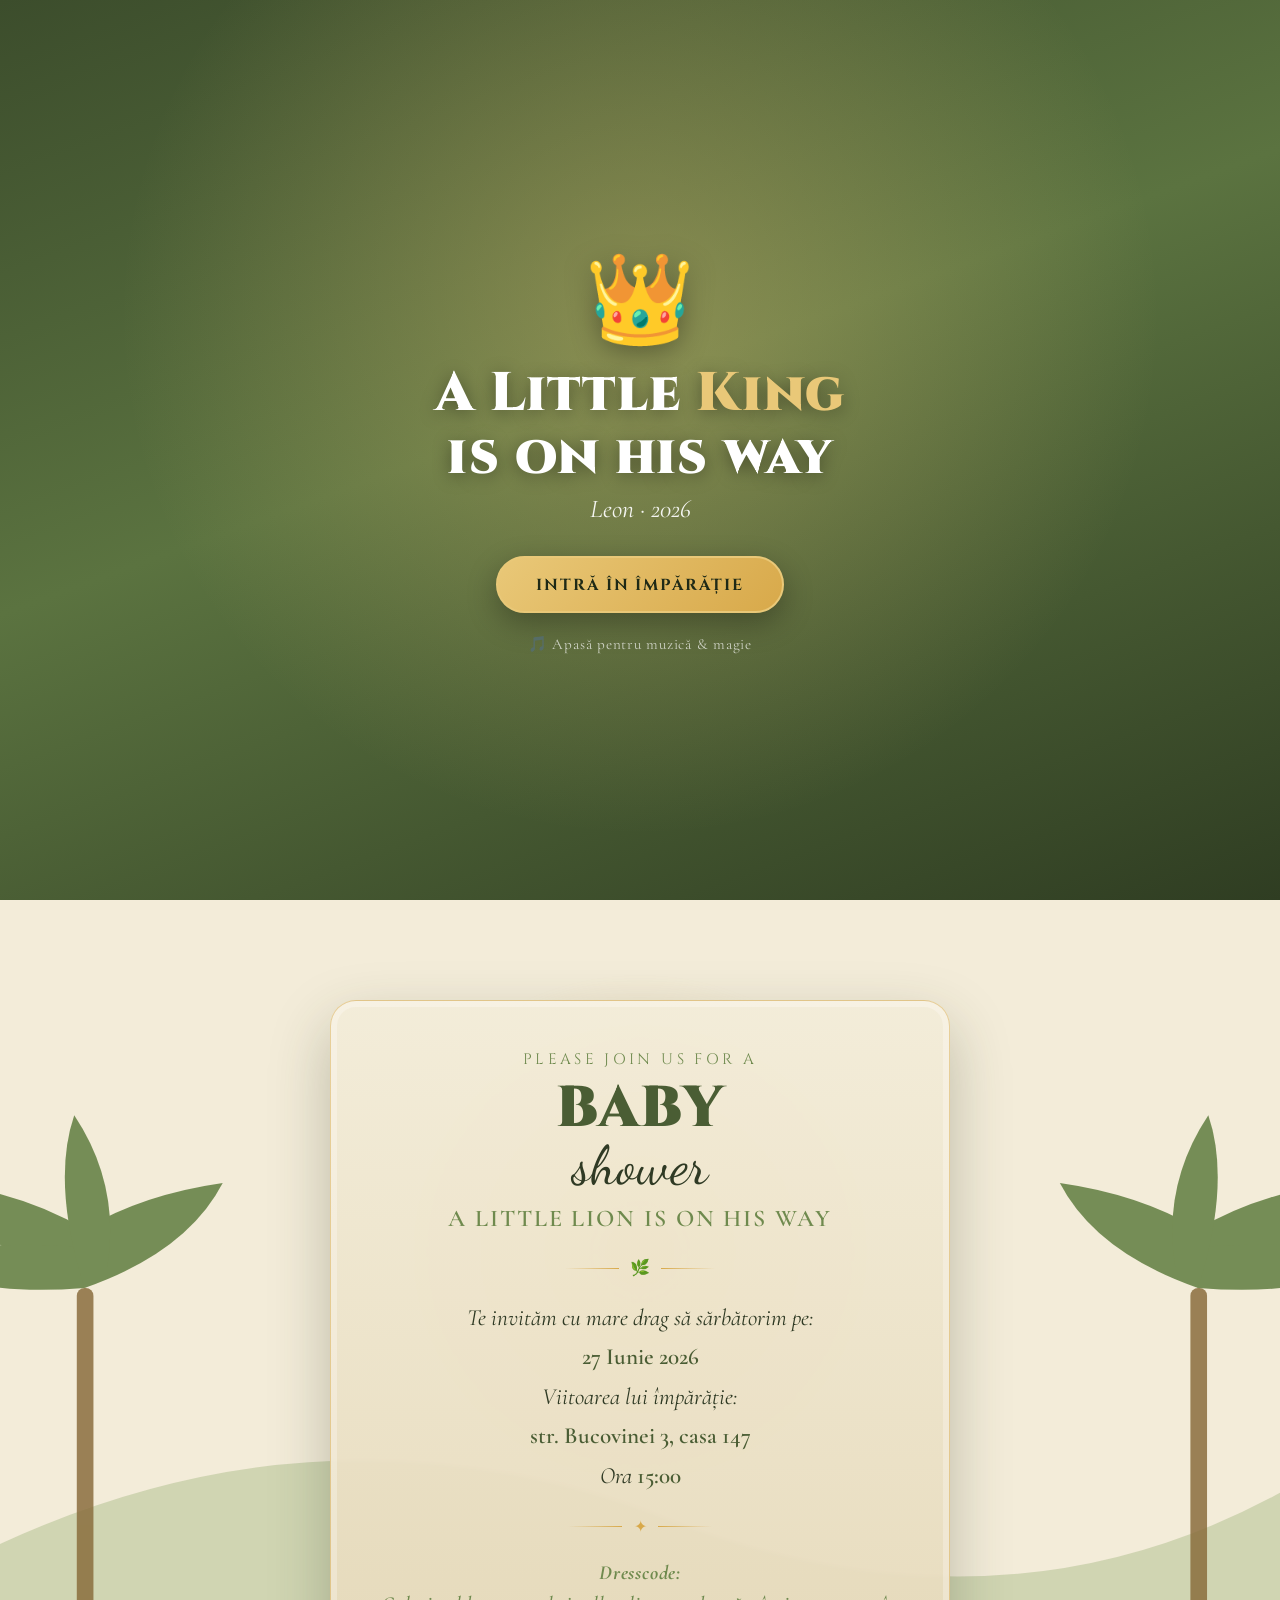
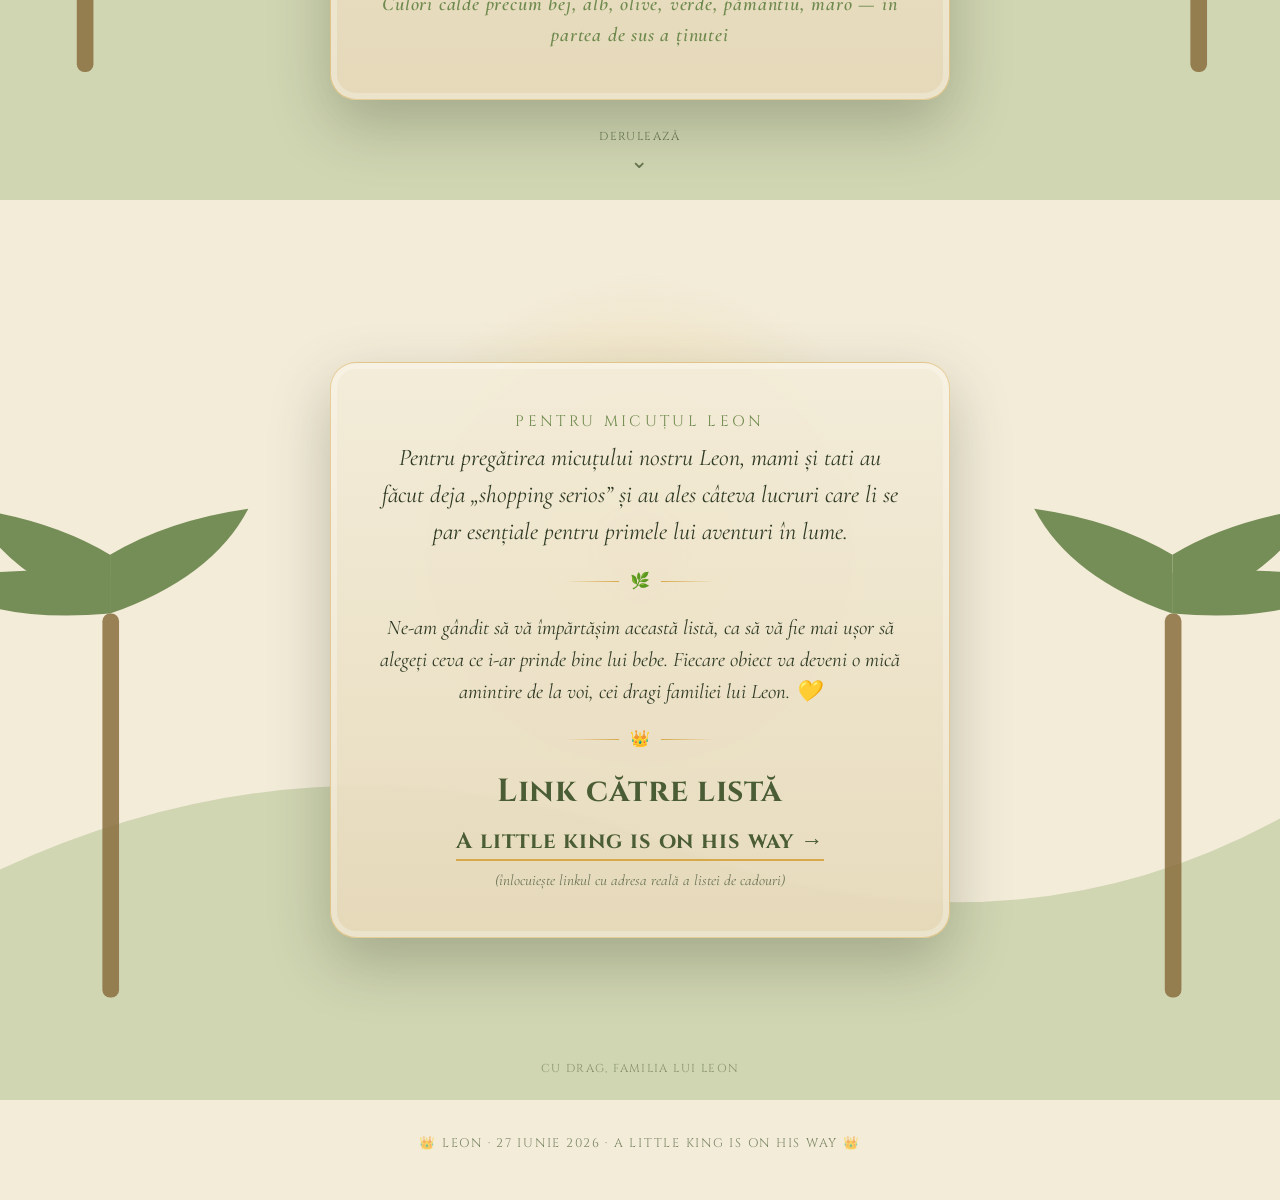
<file: leon/index.html>
<!DOCTYPE html>
<html lang="ro">
<head>
<meta charset="UTF-8" />
<meta name="viewport" content="width=device-width, initial-scale=1.0" />
<title>👑 A Little King is on his way — Leon</title>
<meta name="description" content="Invitație Baby Shower — Un mic rege este pe drum. Leon." />
<link rel="preconnect" href="https://fonts.googleapis.com" />
<link rel="preconnect" href="https://fonts.gstatic.com" crossorigin />
<link href="https://fonts.googleapis.com/css2?family=Cinzel:wght@500;700;900&family=Cormorant+Garamond:ital,wght@0,400;0,500;0,600;1,400;1,500&family=Dancing+Script:wght@600;700&display=swap" rel="stylesheet" />
<style>
  :root{
    --green-deep:#4a5d34;
    --green:#6f8a4e;
    --green-soft:#8ba368;
    --gold:#d8a94a;
    --gold-soft:#e9c878;
    --cream:#f3ecd9;
    --cream-2:#efe6cf;
    --beige:#e6d9ba;
    --ink:#2f3a24;
    --leaf:#5f7d3f;
  }
  *{margin:0;padding:0;box-sizing:border-box}
  html{scroll-behavior:smooth}
  body{
    font-family:"Cormorant Garamond",Georgia,serif;
    color:var(--ink);
    background:var(--cream);
    overflow-x:hidden;
  }
  /* ---------- ENTER / LOADER OVERLAY ---------- */
  #enter{
    position:fixed;inset:0;z-index:1000;
    display:flex;flex-direction:column;align-items:center;justify-content:center;
    text-align:center;padding:2rem;
    background:
      radial-gradient(circle at 50% 35%, rgba(233,200,120,.35), transparent 60%),
      linear-gradient(160deg,#3c4d2c 0%, #5b7340 45%, #2f3d22 100%);
    color:#fff;cursor:pointer;
    transition:opacity 1.1s ease, visibility 1.1s ease;
  }
  #enter.hidden{opacity:0;visibility:hidden}
  #enter .crown{font-size:clamp(3rem,9vw,5.5rem);filter:drop-shadow(0 6px 14px rgba(0,0,0,.35));animation:float 4s ease-in-out infinite}
  #enter h1{
    font-family:"Cinzel",serif;font-weight:900;
    font-size:clamp(1.9rem,6vw,3.4rem);line-height:1.15;letter-spacing:.02em;
    margin:.6rem 0 .3rem;text-shadow:0 3px 18px rgba(0,0,0,.4);
  }
  #enter h1 .gold{color:var(--gold-soft)}
  #enter p.sub{font-size:clamp(1.1rem,3.4vw,1.6rem);opacity:.92;font-style:italic;margin-bottom:2rem}
  #enter .btn{
    font-family:"Cinzel",serif;font-weight:700;letter-spacing:.12em;
    font-size:clamp(.85rem,2.4vw,1rem);text-transform:uppercase;
    padding:.95rem 2.4rem;border:2px solid var(--gold-soft);border-radius:50px;
    color:#1f2a16;background:linear-gradient(135deg,var(--gold-soft),var(--gold));
    box-shadow:0 10px 30px rgba(0,0,0,.3);transition:transform .3s, box-shadow .3s;
  }
  #enter .btn:hover{transform:translateY(-3px) scale(1.03);box-shadow:0 16px 40px rgba(0,0,0,.4)}
  #enter .hint{margin-top:1.4rem;font-size:.95rem;opacity:.7;letter-spacing:.05em}

  /* ---------- MUSIC TOGGLE ---------- */
  #musicBtn{
    position:fixed;top:18px;right:18px;z-index:900;
    width:52px;height:52px;border-radius:50%;border:1.5px solid rgba(255,255,255,.5);
    background:linear-gradient(135deg,var(--green),var(--green-deep));
    color:#fff;font-size:1.3rem;cursor:pointer;display:none;
    align-items:center;justify-content:center;
    box-shadow:0 6px 18px rgba(0,0,0,.25);transition:transform .3s;
  }
  #musicBtn:hover{transform:scale(1.08)}
  #musicBtn.spin .ico{animation:spin 6s linear infinite}
  @keyframes spin{to{transform:rotate(360deg)}}

  /* ---------- SLIDES ---------- */
  .deck{scroll-snap-type:y proximity}
  .slide{
    position:relative;min-height:100vh;
    display:flex;align-items:center;justify-content:center;
    padding:5rem 1.2rem;scroll-snap-align:start;overflow:hidden;
  }
  .slide .bg-leaves{position:absolute;inset:0;width:100%;height:100%;z-index:0;pointer-events:none}
  .card{
    position:relative;z-index:3;width:min(620px,94vw);
    background:linear-gradient(180deg, rgba(243,236,217,.92), rgba(230,217,186,.92));
    border:1px solid rgba(216,169,74,.45);
    border-radius:26px;
    box-shadow:0 24px 60px rgba(47,58,36,.28), inset 0 0 0 6px rgba(255,255,255,.25);
    padding:clamp(1.8rem,5vw,3rem);text-align:center;
    backdrop-filter:blur(2px);
  }
  /* reveal animation */
  .reveal{opacity:0;transform:translateY(48px) scale(.97);transition:opacity 1s ease, transform 1.1s cubic-bezier(.2,.8,.2,1)}
  .reveal.in{opacity:1;transform:none}

  /* sun glow behind */
  .sun{position:absolute;top:8%;left:50%;transform:translateX(-50%);
    width:min(560px,90vw);height:min(560px,90vw);border-radius:50%;z-index:1;
    background:radial-gradient(circle, rgba(233,200,120,.55) 0%, rgba(233,200,120,.18) 45%, transparent 70%);
    filter:blur(2px)}

  /* ---------- TYPOGRAPHY ---------- */
  .eyebrow{font-family:"Cinzel",serif;letter-spacing:.22em;text-transform:uppercase;
    font-size:clamp(.7rem,2.6vw,.95rem);color:var(--green);margin-bottom:.4rem}
  h2.title{font-family:"Cinzel",serif;font-weight:900;color:var(--green-deep);
    font-size:clamp(1.7rem,6vw,2.8rem);line-height:1.1;letter-spacing:.01em}
  .script{font-family:"Dancing Script",cursive;color:var(--ink);
    font-size:clamp(2rem,8vw,3.4rem);line-height:.9;margin:.1rem 0 .6rem}
  .lead{font-size:clamp(1.15rem,3.6vw,1.5rem);line-height:1.55;color:var(--ink)}
  .lead.green{color:var(--green);font-weight:600;letter-spacing:.04em}
  .meta{font-style:italic;font-size:clamp(1.1rem,3.4vw,1.45rem);line-height:1.7;margin-top:1rem}
  .meta strong{font-style:normal;font-weight:600;color:var(--green-deep)}
  .divider{display:flex;align-items:center;justify-content:center;gap:.7rem;margin:1.3rem 0;color:var(--gold)}
  .divider::before,.divider::after{content:"";height:1px;width:54px;background:linear-gradient(90deg,transparent,var(--gold))}
  .divider::after{transform:scaleX(-1)}

  .kingline{font-family:"Cinzel",serif;font-weight:700;color:var(--green-deep);
    font-size:clamp(1.3rem,4.6vw,2rem);letter-spacing:.02em;margin:.4rem 0}
  .kingline .crown{font-size:1.05em}

  a.list-link{
    display:inline-block;margin-top:.4rem;
    font-family:"Cinzel",serif;font-weight:700;letter-spacing:.04em;
    font-size:clamp(1.05rem,3.6vw,1.4rem);
    color:var(--green-deep);text-decoration:none;
    border-bottom:2px solid var(--gold);padding-bottom:3px;
    transition:color .3s, border-color .3s, transform .3s;
  }
  a.list-link:hover{color:var(--gold);border-color:var(--green);transform:translateY(-2px)}
  .note{font-size:.95rem;color:#6b7355;margin-top:.6rem;font-style:italic}

  /* circle of life subtitle */
  .col{font-style:italic;color:var(--green-soft);font-size:clamp(1rem,3.4vw,1.35rem);
    letter-spacing:.06em;margin-top:.5rem}

  /* scroll cue */
  .cue{position:absolute;bottom:24px;left:50%;transform:translateX(-50%);z-index:5;
    color:var(--green-deep);text-align:center;font-family:"Cinzel",serif;letter-spacing:.12em;
    font-size:.72rem;text-transform:uppercase;opacity:.8;animation:bob 2.2s ease-in-out infinite}
  .cue .chev{display:block;font-size:1.4rem;margin-top:2px}

  /* dot nav */
  #dots{position:fixed;right:16px;top:50%;transform:translateY(-50%);z-index:850;
    display:flex;flex-direction:column;gap:12px}
  #dots button{width:11px;height:11px;border-radius:50%;border:1.5px solid var(--green-deep);
    background:transparent;cursor:pointer;padding:0;transition:all .3s}
  #dots button.active{background:var(--gold);border-color:var(--gold);transform:scale(1.25)}

  /* footer */
  .foot{text-align:center;padding:2.2rem 1rem 3rem;color:var(--green-deep);
    font-family:"Cinzel",serif;letter-spacing:.14em;font-size:.78rem;text-transform:uppercase;opacity:.7}

  /* floating particles */
  .particle{position:fixed;top:-30px;z-index:600;pointer-events:none;opacity:.7;will-change:transform}

  /* lion cub */
  .cub{width:min(260px,62vw);margin:.4rem auto .2rem;display:block;filter:drop-shadow(0 14px 22px rgba(47,58,36,.25))}
  .cub .breathe{transform-origin:center;animation:breathe 5s ease-in-out infinite}

  @keyframes float{0%,100%{transform:translateY(0)}50%{transform:translateY(-12px)}}
  @keyframes bob{0%,100%{transform:translateX(-50%) translateY(0)}50%{transform:translateX(-50%) translateY(7px)}}
  @keyframes breathe{0%,100%{transform:scale(1)}50%{transform:scale(1.025)}}

  @media (prefers-reduced-motion: reduce){
    *{animation:none!important;transition:none!important}
    .reveal{opacity:1;transform:none}
  }
</style>
</head>
<body>

<!-- ================= ENTER OVERLAY ================= -->
<div id="enter">
  <div class="crown">👑</div>
  <h1>A Little <span class="gold">King</span><br>is on his way</h1>
  <p class="sub">Leon · 2026</p>
  <button class="btn" id="enterBtn">Intră în împărăție</button>
  <div class="hint">🎵 Apasă pentru muzică &amp; magie</div>
</div>

<!-- ================= MUSIC TOGGLE ================= -->
<button id="musicBtn" title="Muzică pornit/oprit"><span class="ico">🎵</span></button>

<!-- youtube player: kept on-screen but tiny & near-transparent so YouTube allows playback
     (off-screen / 1x1 players get blocked by the autoplay policy) -->
<div id="ytWrap" style="position:fixed;right:0;bottom:0;width:200px;height:120px;opacity:.01;pointer-events:none;z-index:-1;overflow:hidden">
  <div id="player"></div>
</div>

<!-- ================= DOT NAV ================= -->
<nav id="dots" aria-label="Navigare">
  <button data-go="0" class="active" aria-label="Slide 1"></button>
  <button data-go="1" aria-label="Slide 2"></button>
  <button data-go="2" aria-label="Slide 3"></button>
</nav>

<main class="deck">

  <!-- ============ SLIDE 1 — HERO / LION CUB ============ -->
  <section class="slide" id="s1">
    <div class="sun"></div>
    <svg class="bg-leaves" viewBox="0 0 1000 1000" preserveAspectRatio="xMidYMax slice" aria-hidden="true">
      <!-- mountains -->
      <path d="M0 760 Q220 600 440 720 T1000 690 V1000 H0Z" fill="#cdd9b4" opacity=".55"/>
      <path d="M0 830 Q260 700 520 800 T1000 780 V1000 H0Z" fill="#aebd8b" opacity=".55"/>
      <!-- palms left -->
      <g fill="#5f7d3f" opacity=".9">
        <rect x="120" y="560" width="14" height="320" rx="7" fill="#8a6e3e"/>
        <path d="M127 560 q-90 -30 -120 -90 q70 10 120 40 z"/>
        <path d="M127 560 q90 -30 120 -90 q-70 10 -120 40 z"/>
        <path d="M127 560 q-110 10 -150 -30 q80 -10 150 -5 z"/>
        <path d="M127 560 q110 10 150 -30 q-80 -10 -150 -5 z"/>
        <path d="M127 560 q-30 -90 -10 -150 q40 60 30 130 z"/>
      </g>
      <!-- palms right -->
      <g fill="#5f7d3f" opacity=".9">
        <rect x="868" y="560" width="14" height="320" rx="7" fill="#8a6e3e"/>
        <path d="M875 560 q-90 -30 -120 -90 q70 10 120 40 z"/>
        <path d="M875 560 q90 -30 120 -90 q-70 10 -120 40 z"/>
        <path d="M875 560 q-110 10 -150 -30 q80 -10 150 -5 z"/>
        <path d="M875 560 q110 10 150 -30 q-80 -10 -150 -5 z"/>
        <path d="M875 560 q30 -90 10 -150 q-40 60 -30 130 z"/>
      </g>
    </svg>

    <div class="card reveal" data-rev>
      <p class="eyebrow">Naaa · Sowenya · Mamabeatseebaba</p>

      <!-- cute lion cub -->
      <svg class="cub" viewBox="0 0 200 200" aria-label="Pui de leu">
        <g class="breathe">
          <!-- mane -->
          <g fill="#d8a94a">
            <circle cx="100" cy="95" r="78"/>
          </g>
          <g fill="#c8993b">
            <circle cx="100" cy="95" r="78"/>
            <g>
              <circle cx="100" cy="20" r="15"/><circle cx="135" cy="28" r="15"/><circle cx="162" cy="55" r="15"/>
              <circle cx="178" cy="92" r="15"/><circle cx="170" cy="130" r="15"/><circle cx="145" cy="160" r="15"/>
              <circle cx="100" cy="172" r="15"/><circle cx="55" cy="160" r="15"/><circle cx="30" cy="130" r="15"/>
              <circle cx="22" cy="92" r="15"/><circle cx="38" cy="55" r="15"/><circle cx="65" cy="28" r="15"/>
            </g>
          </g>
          <!-- ears -->
          <circle cx="55" cy="60" r="20" fill="#e9c878"/>
          <circle cx="145" cy="60" r="20" fill="#e9c878"/>
          <circle cx="55" cy="60" r="11" fill="#d98c6a"/>
          <circle cx="145" cy="60" r="11" fill="#d98c6a"/>
          <!-- face -->
          <circle cx="100" cy="100" r="56" fill="#f0c95f"/>
          <!-- cheeks/muzzle -->
          <ellipse cx="100" cy="120" rx="40" ry="32" fill="#fbeec3"/>
          <circle cx="78" cy="112" r="9" fill="#f3c08a" opacity=".7"/>
          <circle cx="122" cy="112" r="9" fill="#f3c08a" opacity=".7"/>
          <!-- eyes -->
          <circle cx="80" cy="92" r="11" fill="#3a2a18"/>
          <circle cx="120" cy="92" r="11" fill="#3a2a18"/>
          <circle cx="83" cy="88" r="3.4" fill="#fff"/>
          <circle cx="123" cy="88" r="3.4" fill="#fff"/>
          <!-- nose + mouth -->
          <path d="M92 110 h16 l-8 9 z" fill="#7a4a30"/>
          <path d="M100 119 v7 M100 126 q-9 7 -18 2 M100 126 q9 7 18 2" fill="none" stroke="#7a4a30" stroke-width="2.4" stroke-linecap="round"/>
          <!-- whisker dots -->
          <g fill="#b98a55"><circle cx="70" cy="120" r="1.6"/><circle cx="66" cy="127" r="1.6"/><circle cx="130" cy="120" r="1.6"/><circle cx="134" cy="127" r="1.6"/></g>
        </g>
      </svg>

      <p class="col">„Circle of Life” începe aici</p>
      <div class="divider">🦁</div>
      <h2 class="title">Un mic rege<br>este pe drum</h2>
      <p class="kingline"><span class="crown">👑</span> A Little King is on his way</p>
    </div>

    <div class="cue">Derulează<br><span class="chev">⌄</span></div>
  </section>

  <!-- ============ SLIDE 2 — INVITATION ============ -->
  <section class="slide" id="s2">
    <div class="sun"></div>
    <svg class="bg-leaves" viewBox="0 0 1000 1000" preserveAspectRatio="xMidYMax slice" aria-hidden="true">
      <path d="M0 800 Q260 680 520 780 T1000 760 V1000 H0Z" fill="#aebd8b" opacity=".5"/>
      <g fill="#5f7d3f" opacity=".85">
        <rect x="60" y="600" width="13" height="300" rx="6" fill="#8a6e3e"/>
        <path d="M66 600 q-80 -28 -108 -82 q63 9 108 36 z"/>
        <path d="M66 600 q80 -28 108 -82 q-63 9 -108 36 z"/>
        <path d="M66 600 q-100 8 -135 -28 q72 -9 135 -4 z"/>
        <path d="M66 600 q-26 -82 -8 -135 q36 54 26 118 z"/>
      </g>
      <g fill="#5f7d3f" opacity=".85">
        <rect x="930" y="600" width="13" height="300" rx="6" fill="#8a6e3e"/>
        <path d="M936 600 q-80 -28 -108 -82 q63 9 108 36 z"/>
        <path d="M936 600 q80 -28 108 -82 q-63 9 -108 36 z"/>
        <path d="M936 600 q100 8 135 -28 q-72 -9 -135 -4 z"/>
        <path d="M936 600 q26 -82 8 -135 q-36 54 -26 118 z"/>
      </g>
    </svg>

    <div class="card reveal" data-rev>
      <p class="eyebrow">Please join us for a</p>
      <h2 class="title" style="font-size:clamp(2.4rem,9vw,3.6rem)">BABY</h2>
      <p class="script">shower</p>
      <p class="lead green" style="text-transform:uppercase;letter-spacing:.08em">A little lion is on his way</p>
      <div class="divider">🌿</div>
      <p class="meta">
        Te invităm cu mare drag să sărbătorim pe:<br>
        <strong>27 Iunie 2026</strong><br>
        Viitoarea lui împărăție:<br><strong>str. Bucovinei 3, casa 147</strong><br>
        Ora <strong>15:00</strong>
      </p>
      <div class="divider">✦</div>
      <p class="lead green" style="font-style:italic;font-size:clamp(1rem,3.2vw,1.25rem)">
        <strong style="font-weight:700">Dresscode:</strong><br>
        Culori calde precum bej, alb, olive, verde, pământiu, maro — în partea de sus a ținutei
      </p>
    </div>
    <div class="cue">Derulează<br><span class="chev">⌄</span></div>
  </section>

  <!-- ============ SLIDE 3 — GIFT LIST ============ -->
  <section class="slide" id="s3">
    <div class="sun"></div>
    <svg class="bg-leaves" viewBox="0 0 1000 1000" preserveAspectRatio="xMidYMax slice" aria-hidden="true">
      <path d="M0 820 Q260 700 520 800 T1000 780 V1000 H0Z" fill="#aebd8b" opacity=".5"/>
      <g fill="#5f7d3f" opacity=".85">
        <rect x="80" y="620" width="13" height="300" rx="6" fill="#8a6e3e"/>
        <path d="M86 620 q-80 -28 -108 -82 q63 9 108 36 z"/>
        <path d="M86 620 q80 -28 108 -82 q-63 9 -108 36 z"/>
        <path d="M86 620 q-100 8 -135 -28 q72 -9 135 -4 z"/>
      </g>
      <g fill="#5f7d3f" opacity=".85">
        <rect x="910" y="620" width="13" height="300" rx="6" fill="#8a6e3e"/>
        <path d="M916 620 q-80 -28 -108 -82 q63 9 108 36 z"/>
        <path d="M916 620 q80 -28 108 -82 q-63 9 -108 36 z"/>
        <path d="M916 620 q100 8 135 -28 q-72 -9 -135 -4 z"/>
      </g>
    </svg>

    <div class="card reveal" data-rev>
      <p class="eyebrow">Pentru micuțul Leon</p>
      <p class="lead" style="text-align:center;font-style:italic">
        Pentru pregătirea micuțului nostru Leon, mami și tati au făcut deja
        „shopping serios” și au ales câteva lucruri care li se par esențiale
        pentru primele lui aventuri în lume.
      </p>
      <div class="divider">🌿</div>
      <p class="lead" style="font-style:italic;font-size:clamp(1.05rem,3.2vw,1.3rem)">
        Ne-am gândit să vă împărtășim această listă, ca să vă fie mai ușor să
        alegeți ceva ce i-ar prinde bine lui bebe. Fiecare obiect va deveni o
        mică amintire de la voi, cei dragi familiei lui Leon. 💛
      </p>
      <div class="divider">👑</div>
      <p class="kingline">Link către listă</p>
      <!-- TODO: înlocuiește href="#" cu linkul real al listei de cadouri -->
      <a class="list-link" href="#" target="_blank" rel="noopener">A little king is on his way →</a>
      <p class="note">(înlocuiește linkul cu adresa reală a listei de cadouri)</p>
    </div>
    <div class="cue" style="opacity:.55">Cu drag, familia lui Leon</div>
  </section>

  <div class="foot">👑 Leon · 27 Iunie 2026 · A Little King is on his way 👑</div>
</main>

<script>
/* ---------------- ENTER + MUSIC (YouTube IFrame API) ---------------- */
var player, musicReady=false, isPlaying=false, wantMusic=false, ytFailed=false;
var VIDEO_ID='GibiNy4d4gc';
function onYouTubeIframeAPIReady(){
  player = new YT.Player('player',{
    height:'120',width:'200',
    videoId:VIDEO_ID,
    playerVars:{autoplay:0,controls:0,loop:1,playlist:VIDEO_ID,
                modestbranding:1,playsinline:1,rel:0,origin:location.origin},
    events:{
      'onReady':function(){ musicReady=true; if(wantMusic){ startMusic(); } },
      'onStateChange':function(e){
        if(e.data===YT.PlayerState.PLAYING){ isPlaying=true; updateMusicBtn(); }
        if(e.data===YT.PlayerState.PAUSED || e.data===YT.PlayerState.ENDED){ isPlaying=false; updateMusicBtn(); }
      },
      'onError':function(){ ytFailed=true; updateMusicBtn(); }
    }
  });
}
(function loadYT(){
  var t=document.createElement('script');
  t.src="https://www.youtube.com/iframe_api";
  document.head.appendChild(t);
})();

var musicBtn=document.getElementById('musicBtn');
function updateMusicBtn(){
  if(ytFailed){ musicBtn.querySelector('.ico').textContent='▶'; musicBtn.title='Deschide muzica pe YouTube'; musicBtn.classList.remove('spin'); return; }
  musicBtn.querySelector('.ico').textContent = isPlaying ? '🎵' : '🔇';
  musicBtn.classList.toggle('spin', isPlaying);
}
function startMusic(){
  wantMusic=true;
  if(musicReady && player && player.playVideo){
    try{ player.unMute(); player.setVolume(45); player.playVideo(); }catch(e){}
  }
}
musicBtn.addEventListener('click',function(){
  if(ytFailed){ window.open('https://www.youtube.com/watch?v='+VIDEO_ID,'_blank'); return; }
  if(!player) return;
  if(isPlaying){ player.pauseVideo(); } else { startMusic(); }
});

var enter=document.getElementById('enter');
document.getElementById('enterBtn').addEventListener('click',function(e){ e.stopPropagation(); enterSite(); });
enter.addEventListener('click',enterSite);
function enterSite(){
  enter.classList.add('hidden');
  musicBtn.style.display='flex';
  startMusic();
  // keep retrying in case the YT API isn't ready yet at click time
  var tries=0, t=setInterval(function(){
    tries++;
    if(isPlaying || ytFailed || tries>20){ clearInterval(t); return; }
    startMusic();
  },500);
  setTimeout(function(){ enter.style.display='none'; },1200);
}

/* ---------------- SCROLL REVEAL ---------------- */
var revs=document.querySelectorAll('[data-rev]');
var io=new IntersectionObserver(function(entries){
  entries.forEach(function(en){
    if(en.isIntersecting){ en.target.classList.add('in'); }
  });
},{threshold:.25});
revs.forEach(function(r){ r.classList.add('reveal'); io.observe(r); });

/* ---------------- DOT NAV + ACTIVE STATE ---------------- */
var slides=[document.getElementById('s1'),document.getElementById('s2'),document.getElementById('s3')];
var dots=document.querySelectorAll('#dots button');
dots.forEach(function(d){ d.addEventListener('click',function(){ slides[+d.dataset.go].scrollIntoView({behavior:'smooth'}); }); });
var navIO=new IntersectionObserver(function(entries){
  entries.forEach(function(en){
    if(en.isIntersecting){
      var i=slides.indexOf(en.target);
      dots.forEach(function(d,k){ d.classList.toggle('active',k===i); });
    }
  });
},{threshold:.5});
slides.forEach(function(s){ navIO.observe(s); });

/* ---------------- FLOATING PARTICLES (leaves & sparkles) ---------------- */
var emojis=['🌿','✨','🍃','👑','⭐'];
function spawn(){
  if(enter && !enter.classList.contains('hidden')) { return; }
  var p=document.createElement('div');
  p.className='particle';
  p.textContent=emojis[Math.floor(Math.random()*emojis.length)];
  var size=12+Math.random()*20;
  p.style.left=(Math.random()*100)+'vw';
  p.style.fontSize=size+'px';
  p.style.opacity=(.35+Math.random()*.4).toFixed(2);
  var dur=9+Math.random()*8;
  var drift=(Math.random()*120-60);
  p.animate([
    {transform:'translate(0,0) rotate(0deg)'},
    {transform:'translate('+drift+'px,'+(window.innerHeight+80)+'px) rotate('+(Math.random()*360)+'deg)'}
  ],{duration:dur*1000,easing:'linear'});
  document.body.appendChild(p);
  setTimeout(function(){ p.remove(); }, dur*1000+200);
}
setInterval(spawn,1400);
</script>
</body>
</html>
</file>
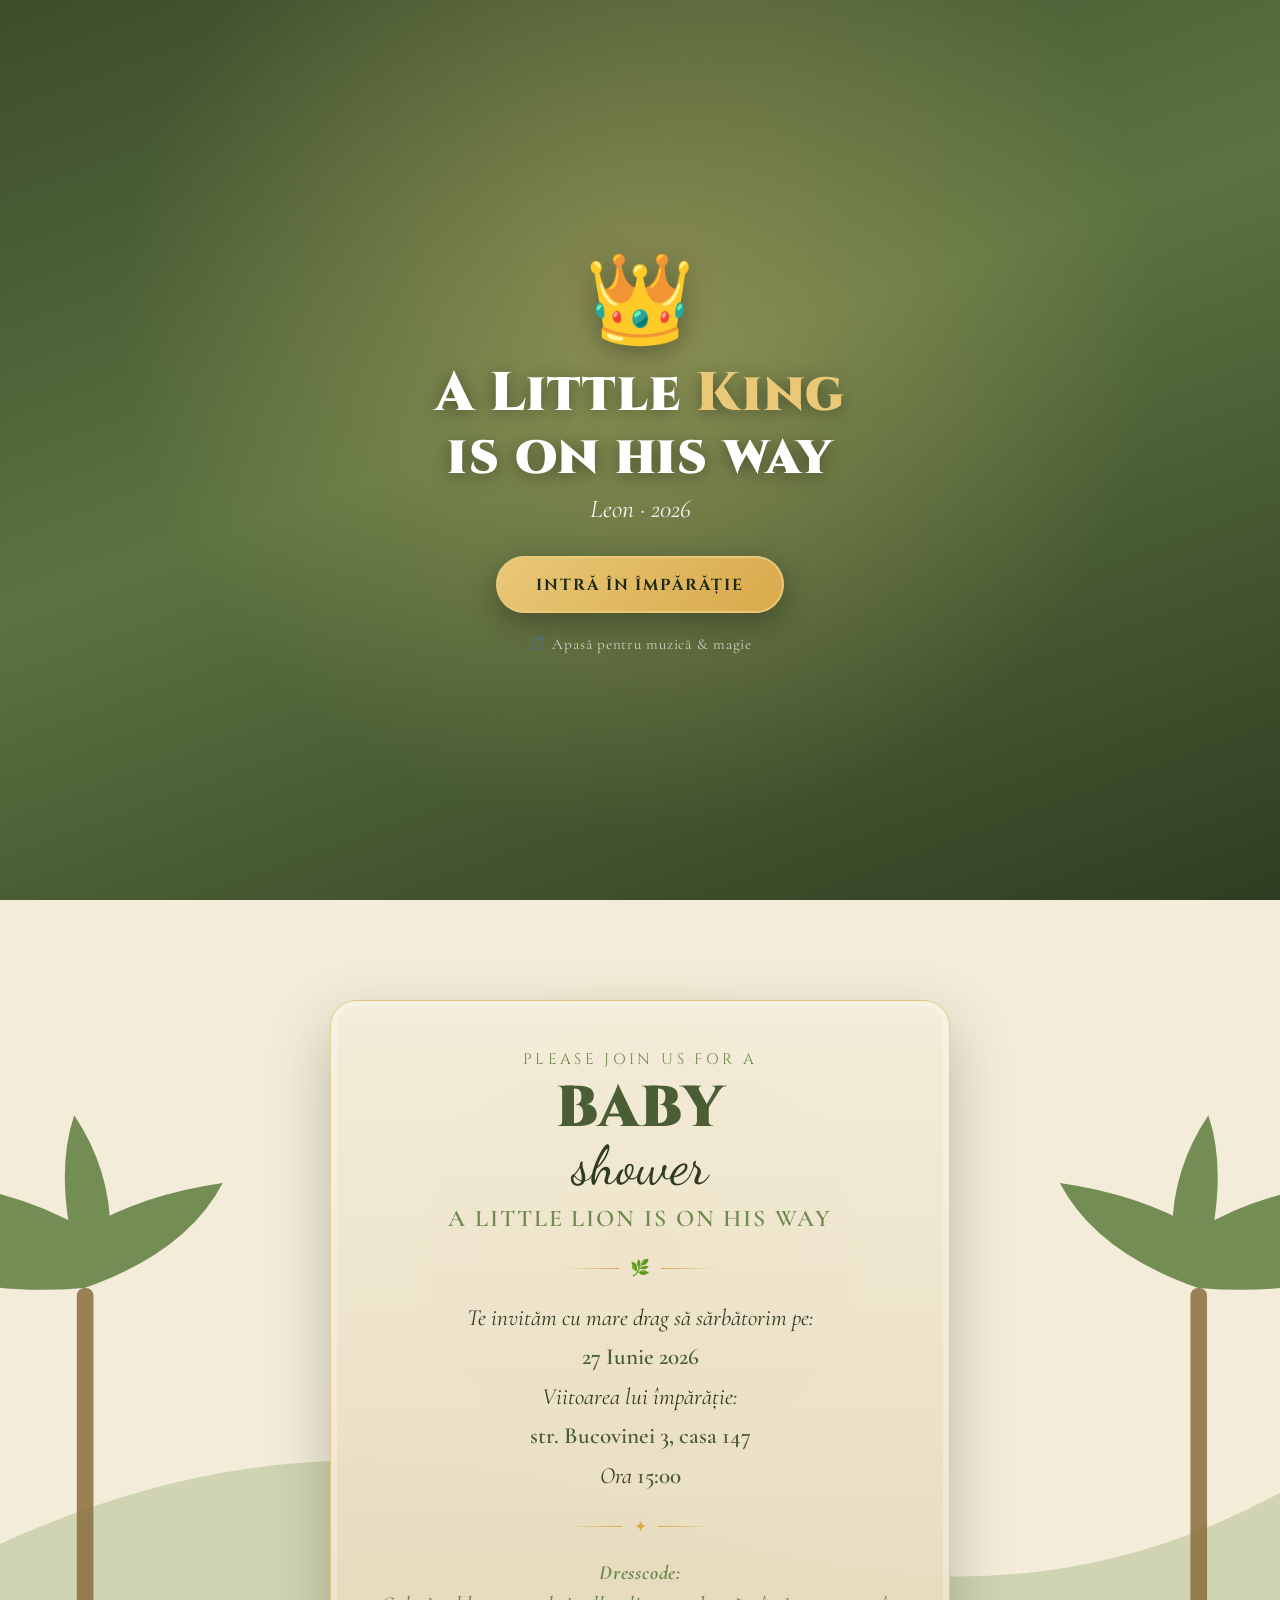
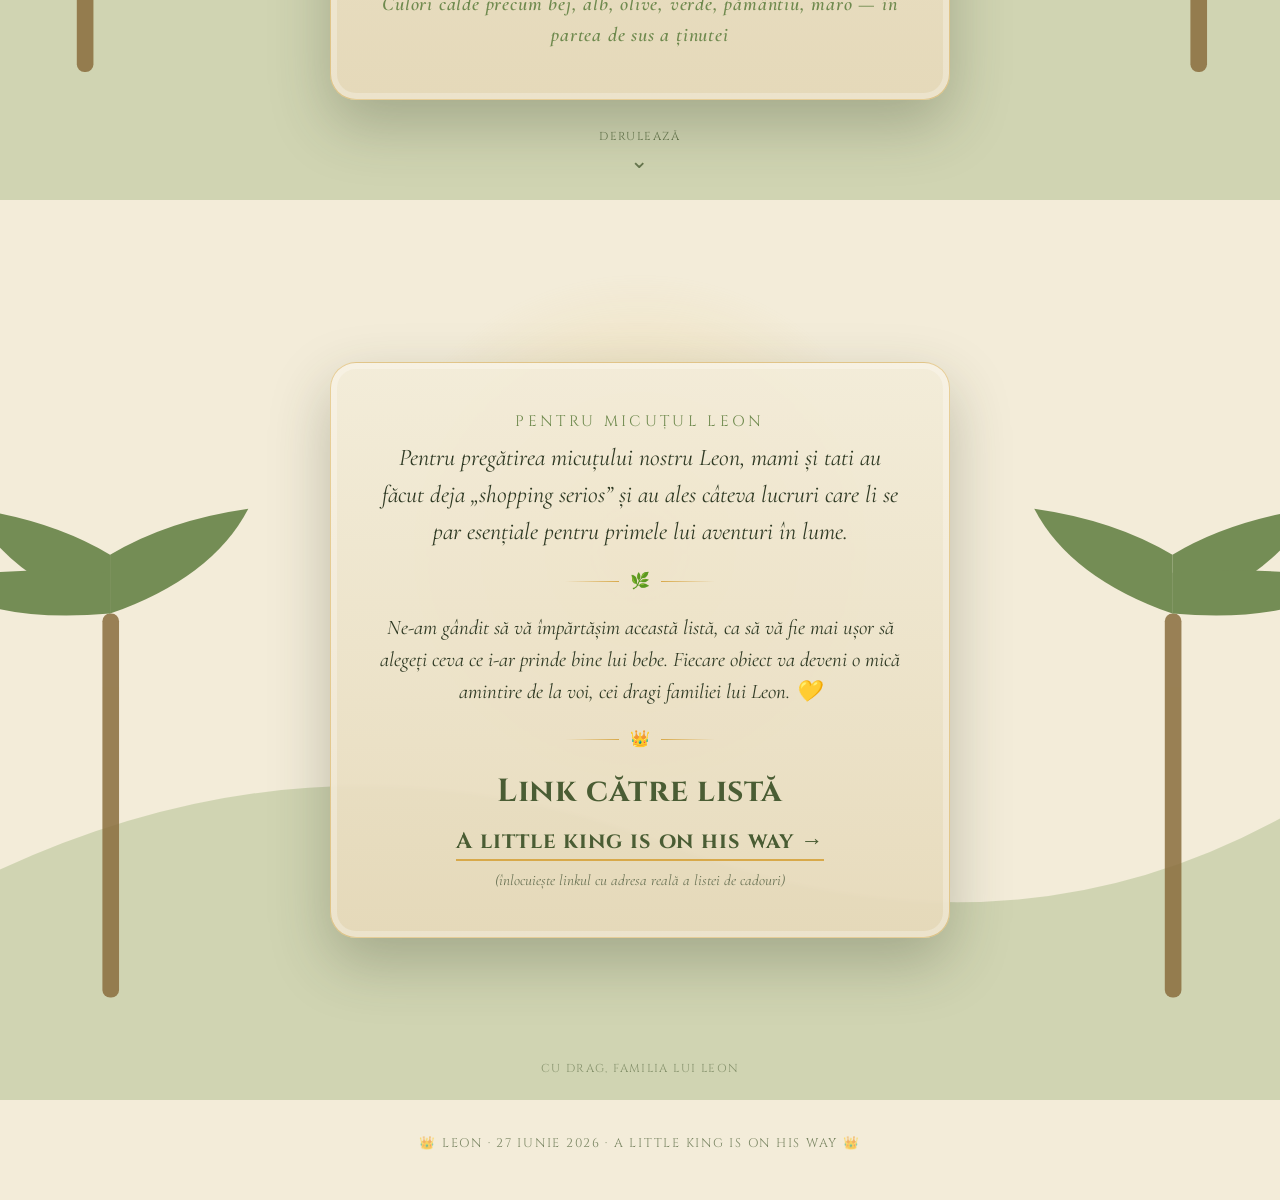
<file: leon.html>
<!DOCTYPE html>
<html lang="ro">
<head>
<meta charset="UTF-8" />
<meta name="viewport" content="width=device-width, initial-scale=1.0" />
<title>👑 A Little King is on his way — Leon</title>
<meta name="description" content="Invitație Baby Shower — Un mic rege este pe drum. Leon." />
<link rel="preconnect" href="https://fonts.googleapis.com" />
<link rel="preconnect" href="https://fonts.gstatic.com" crossorigin />
<link href="https://fonts.googleapis.com/css2?family=Cinzel:wght@500;700;900&family=Cormorant+Garamond:ital,wght@0,400;0,500;0,600;1,400;1,500&family=Dancing+Script:wght@600;700&display=swap" rel="stylesheet" />
<style>
  :root{
    --green-deep:#4a5d34;
    --green:#6f8a4e;
    --green-soft:#8ba368;
    --gold:#d8a94a;
    --gold-soft:#e9c878;
    --cream:#f3ecd9;
    --cream-2:#efe6cf;
    --beige:#e6d9ba;
    --ink:#2f3a24;
    --leaf:#5f7d3f;
  }
  *{margin:0;padding:0;box-sizing:border-box}
  html{scroll-behavior:smooth}
  body{
    font-family:"Cormorant Garamond",Georgia,serif;
    color:var(--ink);
    background:var(--cream);
    overflow-x:hidden;
  }
  /* ---------- ENTER / LOADER OVERLAY ---------- */
  #enter{
    position:fixed;inset:0;z-index:1000;
    display:flex;flex-direction:column;align-items:center;justify-content:center;
    text-align:center;padding:2rem;
    background:
      radial-gradient(circle at 50% 35%, rgba(233,200,120,.35), transparent 60%),
      linear-gradient(160deg,#3c4d2c 0%, #5b7340 45%, #2f3d22 100%);
    color:#fff;cursor:pointer;
    transition:opacity 1.1s ease, visibility 1.1s ease;
  }
  #enter.hidden{opacity:0;visibility:hidden}
  #enter .crown{font-size:clamp(3rem,9vw,5.5rem);filter:drop-shadow(0 6px 14px rgba(0,0,0,.35));animation:float 4s ease-in-out infinite}
  #enter h1{
    font-family:"Cinzel",serif;font-weight:900;
    font-size:clamp(1.9rem,6vw,3.4rem);line-height:1.15;letter-spacing:.02em;
    margin:.6rem 0 .3rem;text-shadow:0 3px 18px rgba(0,0,0,.4);
  }
  #enter h1 .gold{color:var(--gold-soft)}
  #enter p.sub{font-size:clamp(1.1rem,3.4vw,1.6rem);opacity:.92;font-style:italic;margin-bottom:2rem}
  #enter .btn{
    font-family:"Cinzel",serif;font-weight:700;letter-spacing:.12em;
    font-size:clamp(.85rem,2.4vw,1rem);text-transform:uppercase;
    padding:.95rem 2.4rem;border:2px solid var(--gold-soft);border-radius:50px;
    color:#1f2a16;background:linear-gradient(135deg,var(--gold-soft),var(--gold));
    box-shadow:0 10px 30px rgba(0,0,0,.3);transition:transform .3s, box-shadow .3s;
  }
  #enter .btn:hover{transform:translateY(-3px) scale(1.03);box-shadow:0 16px 40px rgba(0,0,0,.4)}
  #enter .hint{margin-top:1.4rem;font-size:.95rem;opacity:.7;letter-spacing:.05em}

  /* ---------- MUSIC TOGGLE ---------- */
  #musicBtn{
    position:fixed;top:18px;right:18px;z-index:900;
    width:52px;height:52px;border-radius:50%;border:1.5px solid rgba(255,255,255,.5);
    background:linear-gradient(135deg,var(--green),var(--green-deep));
    color:#fff;font-size:1.3rem;cursor:pointer;display:none;
    align-items:center;justify-content:center;
    box-shadow:0 6px 18px rgba(0,0,0,.25);transition:transform .3s;
  }
  #musicBtn:hover{transform:scale(1.08)}
  #musicBtn.spin .ico{animation:spin 6s linear infinite}
  @keyframes spin{to{transform:rotate(360deg)}}

  /* ---------- SLIDES ---------- */
  .deck{scroll-snap-type:y proximity}
  .slide{
    position:relative;min-height:100vh;
    display:flex;align-items:center;justify-content:center;
    padding:5rem 1.2rem;scroll-snap-align:start;overflow:hidden;
  }
  .slide .bg-leaves{position:absolute;inset:0;width:100%;height:100%;z-index:0;pointer-events:none}
  .card{
    position:relative;z-index:3;width:min(620px,94vw);
    background:linear-gradient(180deg, rgba(243,236,217,.92), rgba(230,217,186,.92));
    border:1px solid rgba(216,169,74,.45);
    border-radius:26px;
    box-shadow:0 24px 60px rgba(47,58,36,.28), inset 0 0 0 6px rgba(255,255,255,.25);
    padding:clamp(1.8rem,5vw,3rem);text-align:center;
    backdrop-filter:blur(2px);
  }
  /* reveal animation */
  .reveal{opacity:0;transform:translateY(48px) scale(.97);transition:opacity 1s ease, transform 1.1s cubic-bezier(.2,.8,.2,1)}
  .reveal.in{opacity:1;transform:none}

  /* sun glow behind */
  .sun{position:absolute;top:8%;left:50%;transform:translateX(-50%);
    width:min(560px,90vw);height:min(560px,90vw);border-radius:50%;z-index:1;
    background:radial-gradient(circle, rgba(233,200,120,.55) 0%, rgba(233,200,120,.18) 45%, transparent 70%);
    filter:blur(2px)}

  /* ---------- TYPOGRAPHY ---------- */
  .eyebrow{font-family:"Cinzel",serif;letter-spacing:.22em;text-transform:uppercase;
    font-size:clamp(.7rem,2.6vw,.95rem);color:var(--green);margin-bottom:.4rem}
  h2.title{font-family:"Cinzel",serif;font-weight:900;color:var(--green-deep);
    font-size:clamp(1.7rem,6vw,2.8rem);line-height:1.1;letter-spacing:.01em}
  .script{font-family:"Dancing Script",cursive;color:var(--ink);
    font-size:clamp(2rem,8vw,3.4rem);line-height:.9;margin:.1rem 0 .6rem}
  .lead{font-size:clamp(1.15rem,3.6vw,1.5rem);line-height:1.55;color:var(--ink)}
  .lead.green{color:var(--green);font-weight:600;letter-spacing:.04em}
  .meta{font-style:italic;font-size:clamp(1.1rem,3.4vw,1.45rem);line-height:1.7;margin-top:1rem}
  .meta strong{font-style:normal;font-weight:600;color:var(--green-deep)}
  .divider{display:flex;align-items:center;justify-content:center;gap:.7rem;margin:1.3rem 0;color:var(--gold)}
  .divider::before,.divider::after{content:"";height:1px;width:54px;background:linear-gradient(90deg,transparent,var(--gold))}
  .divider::after{transform:scaleX(-1)}

  .kingline{font-family:"Cinzel",serif;font-weight:700;color:var(--green-deep);
    font-size:clamp(1.3rem,4.6vw,2rem);letter-spacing:.02em;margin:.4rem 0}
  .kingline .crown{font-size:1.05em}

  a.list-link{
    display:inline-block;margin-top:.4rem;
    font-family:"Cinzel",serif;font-weight:700;letter-spacing:.04em;
    font-size:clamp(1.05rem,3.6vw,1.4rem);
    color:var(--green-deep);text-decoration:none;
    border-bottom:2px solid var(--gold);padding-bottom:3px;
    transition:color .3s, border-color .3s, transform .3s;
  }
  a.list-link:hover{color:var(--gold);border-color:var(--green);transform:translateY(-2px)}
  .note{font-size:.95rem;color:#6b7355;margin-top:.6rem;font-style:italic}

  /* circle of life subtitle */
  .col{font-style:italic;color:var(--green-soft);font-size:clamp(1rem,3.4vw,1.35rem);
    letter-spacing:.06em;margin-top:.5rem}

  /* scroll cue */
  .cue{position:absolute;bottom:24px;left:50%;transform:translateX(-50%);z-index:5;
    color:var(--green-deep);text-align:center;font-family:"Cinzel",serif;letter-spacing:.12em;
    font-size:.72rem;text-transform:uppercase;opacity:.8;animation:bob 2.2s ease-in-out infinite}
  .cue .chev{display:block;font-size:1.4rem;margin-top:2px}

  /* dot nav */
  #dots{position:fixed;right:16px;top:50%;transform:translateY(-50%);z-index:850;
    display:flex;flex-direction:column;gap:12px}
  #dots button{width:11px;height:11px;border-radius:50%;border:1.5px solid var(--green-deep);
    background:transparent;cursor:pointer;padding:0;transition:all .3s}
  #dots button.active{background:var(--gold);border-color:var(--gold);transform:scale(1.25)}

  /* footer */
  .foot{text-align:center;padding:2.2rem 1rem 3rem;color:var(--green-deep);
    font-family:"Cinzel",serif;letter-spacing:.14em;font-size:.78rem;text-transform:uppercase;opacity:.7}

  /* floating particles */
  .particle{position:fixed;top:-30px;z-index:600;pointer-events:none;opacity:.7;will-change:transform}

  /* lion cub */
  .cub{width:min(260px,62vw);margin:.4rem auto .2rem;display:block;filter:drop-shadow(0 14px 22px rgba(47,58,36,.25))}
  .cub .breathe{transform-origin:center;animation:breathe 5s ease-in-out infinite}

  @keyframes float{0%,100%{transform:translateY(0)}50%{transform:translateY(-12px)}}
  @keyframes bob{0%,100%{transform:translateX(-50%) translateY(0)}50%{transform:translateX(-50%) translateY(7px)}}
  @keyframes breathe{0%,100%{transform:scale(1)}50%{transform:scale(1.025)}}

  @media (prefers-reduced-motion: reduce){
    *{animation:none!important;transition:none!important}
    .reveal{opacity:1;transform:none}
  }
</style>
</head>
<body>

<!-- ================= ENTER OVERLAY ================= -->
<div id="enter">
  <div class="crown">👑</div>
  <h1>A Little <span class="gold">King</span><br>is on his way</h1>
  <p class="sub">Leon · 2026</p>
  <button class="btn" id="enterBtn">Intră în împărăție</button>
  <div class="hint">🎵 Apasă pentru muzică &amp; magie</div>
</div>

<!-- ================= MUSIC TOGGLE ================= -->
<button id="musicBtn" title="Muzică pornit/oprit"><span class="ico">🎵</span></button>

<!-- hidden youtube player -->
<div id="ytWrap" style="position:fixed;width:1px;height:1px;left:-9999px;top:-9999px;overflow:hidden">
  <div id="player"></div>
</div>

<!-- ================= DOT NAV ================= -->
<nav id="dots" aria-label="Navigare">
  <button data-go="0" class="active" aria-label="Slide 1"></button>
  <button data-go="1" aria-label="Slide 2"></button>
  <button data-go="2" aria-label="Slide 3"></button>
</nav>

<main class="deck">

  <!-- ============ SLIDE 1 — HERO / LION CUB ============ -->
  <section class="slide" id="s1">
    <div class="sun"></div>
    <svg class="bg-leaves" viewBox="0 0 1000 1000" preserveAspectRatio="xMidYMax slice" aria-hidden="true">
      <!-- mountains -->
      <path d="M0 760 Q220 600 440 720 T1000 690 V1000 H0Z" fill="#cdd9b4" opacity=".55"/>
      <path d="M0 830 Q260 700 520 800 T1000 780 V1000 H0Z" fill="#aebd8b" opacity=".55"/>
      <!-- palms left -->
      <g fill="#5f7d3f" opacity=".9">
        <rect x="120" y="560" width="14" height="320" rx="7" fill="#8a6e3e"/>
        <path d="M127 560 q-90 -30 -120 -90 q70 10 120 40 z"/>
        <path d="M127 560 q90 -30 120 -90 q-70 10 -120 40 z"/>
        <path d="M127 560 q-110 10 -150 -30 q80 -10 150 -5 z"/>
        <path d="M127 560 q110 10 150 -30 q-80 -10 -150 -5 z"/>
        <path d="M127 560 q-30 -90 -10 -150 q40 60 30 130 z"/>
      </g>
      <!-- palms right -->
      <g fill="#5f7d3f" opacity=".9">
        <rect x="868" y="560" width="14" height="320" rx="7" fill="#8a6e3e"/>
        <path d="M875 560 q-90 -30 -120 -90 q70 10 120 40 z"/>
        <path d="M875 560 q90 -30 120 -90 q-70 10 -120 40 z"/>
        <path d="M875 560 q-110 10 -150 -30 q80 -10 150 -5 z"/>
        <path d="M875 560 q110 10 150 -30 q-80 -10 -150 -5 z"/>
        <path d="M875 560 q30 -90 10 -150 q-40 60 -30 130 z"/>
      </g>
    </svg>

    <div class="card reveal" data-rev>
      <p class="eyebrow">Naaa · Sowenya · Mamabeatseebaba</p>

      <!-- cute lion cub -->
      <svg class="cub" viewBox="0 0 200 200" aria-label="Pui de leu">
        <g class="breathe">
          <!-- mane -->
          <g fill="#d8a94a">
            <circle cx="100" cy="95" r="78"/>
          </g>
          <g fill="#c8993b">
            <circle cx="100" cy="95" r="78"/>
            <g>
              <circle cx="100" cy="20" r="15"/><circle cx="135" cy="28" r="15"/><circle cx="162" cy="55" r="15"/>
              <circle cx="178" cy="92" r="15"/><circle cx="170" cy="130" r="15"/><circle cx="145" cy="160" r="15"/>
              <circle cx="100" cy="172" r="15"/><circle cx="55" cy="160" r="15"/><circle cx="30" cy="130" r="15"/>
              <circle cx="22" cy="92" r="15"/><circle cx="38" cy="55" r="15"/><circle cx="65" cy="28" r="15"/>
            </g>
          </g>
          <!-- ears -->
          <circle cx="55" cy="60" r="20" fill="#e9c878"/>
          <circle cx="145" cy="60" r="20" fill="#e9c878"/>
          <circle cx="55" cy="60" r="11" fill="#d98c6a"/>
          <circle cx="145" cy="60" r="11" fill="#d98c6a"/>
          <!-- face -->
          <circle cx="100" cy="100" r="56" fill="#f0c95f"/>
          <!-- cheeks/muzzle -->
          <ellipse cx="100" cy="120" rx="40" ry="32" fill="#fbeec3"/>
          <circle cx="78" cy="112" r="9" fill="#f3c08a" opacity=".7"/>
          <circle cx="122" cy="112" r="9" fill="#f3c08a" opacity=".7"/>
          <!-- eyes -->
          <circle cx="80" cy="92" r="11" fill="#3a2a18"/>
          <circle cx="120" cy="92" r="11" fill="#3a2a18"/>
          <circle cx="83" cy="88" r="3.4" fill="#fff"/>
          <circle cx="123" cy="88" r="3.4" fill="#fff"/>
          <!-- nose + mouth -->
          <path d="M92 110 h16 l-8 9 z" fill="#7a4a30"/>
          <path d="M100 119 v7 M100 126 q-9 7 -18 2 M100 126 q9 7 18 2" fill="none" stroke="#7a4a30" stroke-width="2.4" stroke-linecap="round"/>
          <!-- whisker dots -->
          <g fill="#b98a55"><circle cx="70" cy="120" r="1.6"/><circle cx="66" cy="127" r="1.6"/><circle cx="130" cy="120" r="1.6"/><circle cx="134" cy="127" r="1.6"/></g>
        </g>
      </svg>

      <p class="col">„Circle of Life” începe aici</p>
      <div class="divider">🦁</div>
      <h2 class="title">Un mic rege<br>este pe drum</h2>
      <p class="kingline"><span class="crown">👑</span> A Little King is on his way</p>
    </div>

    <div class="cue">Derulează<br><span class="chev">⌄</span></div>
  </section>

  <!-- ============ SLIDE 2 — INVITATION ============ -->
  <section class="slide" id="s2">
    <div class="sun"></div>
    <svg class="bg-leaves" viewBox="0 0 1000 1000" preserveAspectRatio="xMidYMax slice" aria-hidden="true">
      <path d="M0 800 Q260 680 520 780 T1000 760 V1000 H0Z" fill="#aebd8b" opacity=".5"/>
      <g fill="#5f7d3f" opacity=".85">
        <rect x="60" y="600" width="13" height="300" rx="6" fill="#8a6e3e"/>
        <path d="M66 600 q-80 -28 -108 -82 q63 9 108 36 z"/>
        <path d="M66 600 q80 -28 108 -82 q-63 9 -108 36 z"/>
        <path d="M66 600 q-100 8 -135 -28 q72 -9 135 -4 z"/>
        <path d="M66 600 q-26 -82 -8 -135 q36 54 26 118 z"/>
      </g>
      <g fill="#5f7d3f" opacity=".85">
        <rect x="930" y="600" width="13" height="300" rx="6" fill="#8a6e3e"/>
        <path d="M936 600 q-80 -28 -108 -82 q63 9 108 36 z"/>
        <path d="M936 600 q80 -28 108 -82 q-63 9 -108 36 z"/>
        <path d="M936 600 q100 8 135 -28 q-72 -9 -135 -4 z"/>
        <path d="M936 600 q26 -82 8 -135 q-36 54 -26 118 z"/>
      </g>
    </svg>

    <div class="card reveal" data-rev>
      <p class="eyebrow">Please join us for a</p>
      <h2 class="title" style="font-size:clamp(2.4rem,9vw,3.6rem)">BABY</h2>
      <p class="script">shower</p>
      <p class="lead green" style="text-transform:uppercase;letter-spacing:.08em">A little lion is on his way</p>
      <div class="divider">🌿</div>
      <p class="meta">
        Te invităm cu mare drag să sărbătorim pe:<br>
        <strong>27 Iunie 2026</strong><br>
        Viitoarea lui împărăție:<br><strong>str. Bucovinei 3, casa 147</strong><br>
        Ora <strong>15:00</strong>
      </p>
      <div class="divider">✦</div>
      <p class="lead green" style="font-style:italic;font-size:clamp(1rem,3.2vw,1.25rem)">
        <strong style="font-weight:700">Dresscode:</strong><br>
        Culori calde precum bej, alb, olive, verde, pământiu, maro — în partea de sus a ținutei
      </p>
    </div>
    <div class="cue">Derulează<br><span class="chev">⌄</span></div>
  </section>

  <!-- ============ SLIDE 3 — GIFT LIST ============ -->
  <section class="slide" id="s3">
    <div class="sun"></div>
    <svg class="bg-leaves" viewBox="0 0 1000 1000" preserveAspectRatio="xMidYMax slice" aria-hidden="true">
      <path d="M0 820 Q260 700 520 800 T1000 780 V1000 H0Z" fill="#aebd8b" opacity=".5"/>
      <g fill="#5f7d3f" opacity=".85">
        <rect x="80" y="620" width="13" height="300" rx="6" fill="#8a6e3e"/>
        <path d="M86 620 q-80 -28 -108 -82 q63 9 108 36 z"/>
        <path d="M86 620 q80 -28 108 -82 q-63 9 -108 36 z"/>
        <path d="M86 620 q-100 8 -135 -28 q72 -9 135 -4 z"/>
      </g>
      <g fill="#5f7d3f" opacity=".85">
        <rect x="910" y="620" width="13" height="300" rx="6" fill="#8a6e3e"/>
        <path d="M916 620 q-80 -28 -108 -82 q63 9 108 36 z"/>
        <path d="M916 620 q80 -28 108 -82 q-63 9 -108 36 z"/>
        <path d="M916 620 q100 8 135 -28 q-72 -9 -135 -4 z"/>
      </g>
    </svg>

    <div class="card reveal" data-rev>
      <p class="eyebrow">Pentru micuțul Leon</p>
      <p class="lead" style="text-align:center;font-style:italic">
        Pentru pregătirea micuțului nostru Leon, mami și tati au făcut deja
        „shopping serios” și au ales câteva lucruri care li se par esențiale
        pentru primele lui aventuri în lume.
      </p>
      <div class="divider">🌿</div>
      <p class="lead" style="font-style:italic;font-size:clamp(1.05rem,3.2vw,1.3rem)">
        Ne-am gândit să vă împărtășim această listă, ca să vă fie mai ușor să
        alegeți ceva ce i-ar prinde bine lui bebe. Fiecare obiect va deveni o
        mică amintire de la voi, cei dragi familiei lui Leon. 💛
      </p>
      <div class="divider">👑</div>
      <p class="kingline">Link către listă</p>
      <!-- TODO: înlocuiește href="#" cu linkul real al listei de cadouri -->
      <a class="list-link" href="#" target="_blank" rel="noopener">A little king is on his way →</a>
      <p class="note">(înlocuiește linkul cu adresa reală a listei de cadouri)</p>
    </div>
    <div class="cue" style="opacity:.55">Cu drag, familia lui Leon</div>
  </section>

  <div class="foot">👑 Leon · 27 Iunie 2026 · A Little King is on his way 👑</div>
</main>

<script>
/* ---------------- ENTER + MUSIC (YouTube IFrame API) ---------------- */
var player, musicReady=false, isPlaying=false;
function onYouTubeIframeAPIReady(){
  player = new YT.Player('player',{
    height:'1',width:'1',
    videoId:'GibiNy4d4gc',
    playerVars:{autoplay:0,controls:0,loop:1,playlist:'GibiNy4d4gc',
                modestbranding:1,playsinline:1,rel:0},
    events:{
      'onReady':function(){ musicReady=true; },
      'onStateChange':function(e){
        if(e.data===YT.PlayerState.PLAYING){ isPlaying=true; updateMusicBtn(); }
        if(e.data===YT.PlayerState.PAUSED || e.data===YT.PlayerState.ENDED){ isPlaying=false; updateMusicBtn(); }
      }
    }
  });
}
(function loadYT(){
  var t=document.createElement('script');
  t.src="https://www.youtube.com/iframe_api";
  document.head.appendChild(t);
})();

var musicBtn=document.getElementById('musicBtn');
function updateMusicBtn(){
  musicBtn.querySelector('.ico').textContent = isPlaying ? '🎵' : '🔇';
  musicBtn.classList.toggle('spin', isPlaying);
}
function startMusic(){
  if(musicReady && player && player.playVideo){
    try{ player.unMute(); player.setVolume(45); player.playVideo(); }catch(e){}
  }
}
musicBtn.addEventListener('click',function(){
  if(!player) return;
  if(isPlaying){ player.pauseVideo(); } else { player.unMute(); player.playVideo(); }
});

var enter=document.getElementById('enter');
document.getElementById('enterBtn').addEventListener('click',function(e){ e.stopPropagation(); enterSite(); });
enter.addEventListener('click',enterSite);
function enterSite(){
  enter.classList.add('hidden');
  musicBtn.style.display='flex';
  startMusic();
  // retry once in case API not ready at click time
  setTimeout(startMusic,800);
  setTimeout(function(){ enter.style.display='none'; },1200);
}

/* ---------------- SCROLL REVEAL ---------------- */
var revs=document.querySelectorAll('[data-rev]');
var io=new IntersectionObserver(function(entries){
  entries.forEach(function(en){
    if(en.isIntersecting){ en.target.classList.add('in'); }
  });
},{threshold:.25});
revs.forEach(function(r){ r.classList.add('reveal'); io.observe(r); });

/* ---------------- DOT NAV + ACTIVE STATE ---------------- */
var slides=[document.getElementById('s1'),document.getElementById('s2'),document.getElementById('s3')];
var dots=document.querySelectorAll('#dots button');
dots.forEach(function(d){ d.addEventListener('click',function(){ slides[+d.dataset.go].scrollIntoView({behavior:'smooth'}); }); });
var navIO=new IntersectionObserver(function(entries){
  entries.forEach(function(en){
    if(en.isIntersecting){
      var i=slides.indexOf(en.target);
      dots.forEach(function(d,k){ d.classList.toggle('active',k===i); });
    }
  });
},{threshold:.5});
slides.forEach(function(s){ navIO.observe(s); });

/* ---------------- FLOATING PARTICLES (leaves & sparkles) ---------------- */
var emojis=['🌿','✨','🍃','👑','⭐'];
function spawn(){
  if(enter && !enter.classList.contains('hidden')) { return; }
  var p=document.createElement('div');
  p.className='particle';
  p.textContent=emojis[Math.floor(Math.random()*emojis.length)];
  var size=12+Math.random()*20;
  p.style.left=(Math.random()*100)+'vw';
  p.style.fontSize=size+'px';
  p.style.opacity=(.35+Math.random()*.4).toFixed(2);
  var dur=9+Math.random()*8;
  var drift=(Math.random()*120-60);
  p.animate([
    {transform:'translate(0,0) rotate(0deg)'},
    {transform:'translate('+drift+'px,'+(window.innerHeight+80)+'px) rotate('+(Math.random()*360)+'deg)'}
  ],{duration:dur*1000,easing:'linear'});
  document.body.appendChild(p);
  setTimeout(function(){ p.remove(); }, dur*1000+200);
}
setInterval(spawn,1400);
</script>
</body>
</html>
</file>
